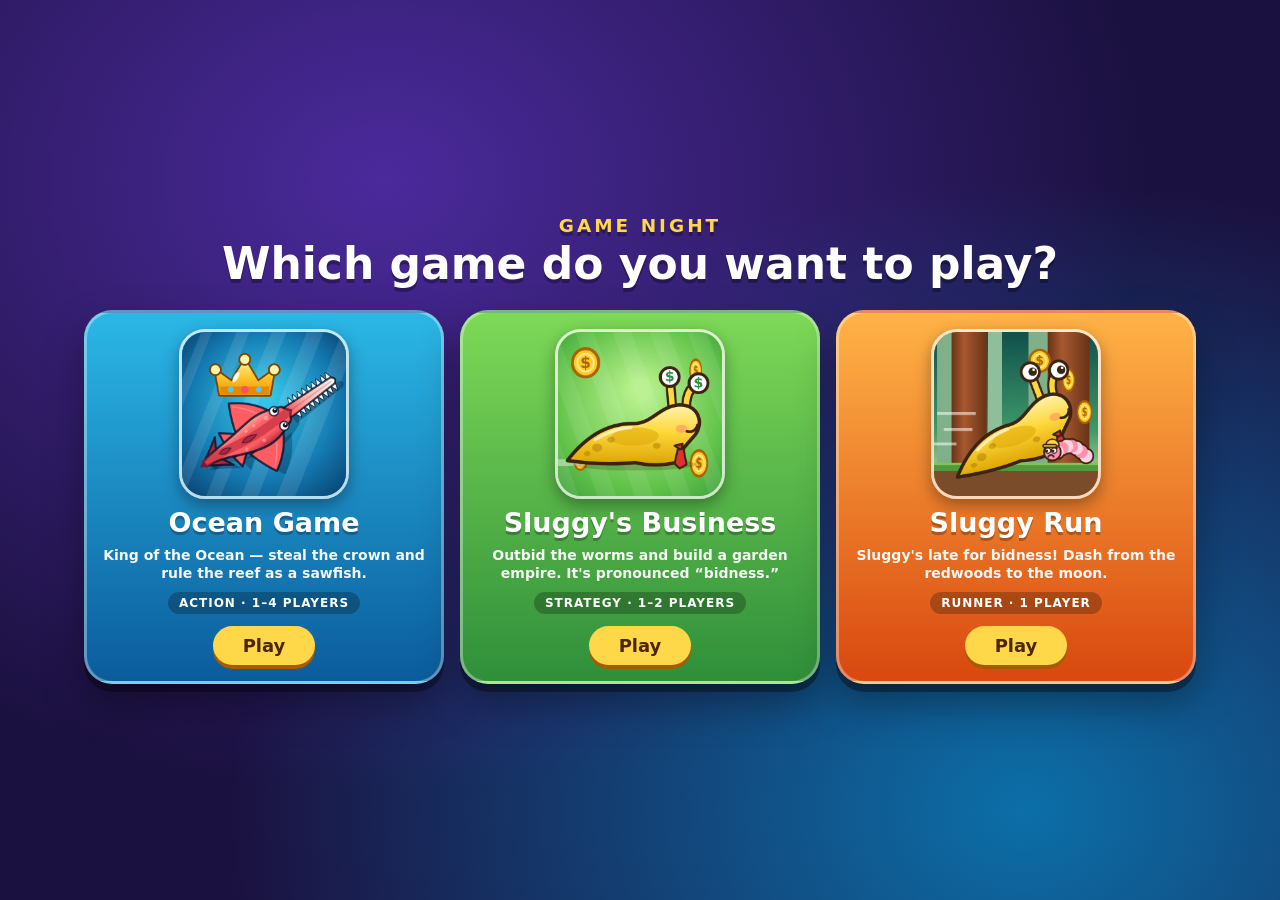
<file: index.html>
<!doctype html>
<html lang="en">
<head>
<meta charset="utf-8">
<title>Game Night</title>
<meta name="viewport" content="width=device-width, initial-scale=1, viewport-fit=cover">
<meta name="apple-mobile-web-app-capable" content="yes">
<meta name="mobile-web-app-capable" content="yes">
<meta name="apple-mobile-web-app-status-bar-style" content="black-translucent">
<meta name="theme-color" content="#1b1140">
<link rel="apple-touch-icon" href="ocean/icon-180.png">
<link rel="icon" type="image/png" href="ocean/icon-180.png">
<style>
  :root { --font: ui-rounded, "SF Pro Rounded", "Arial Rounded MT Bold", "Nunito", system-ui, -apple-system, sans-serif; }
  * { box-sizing: border-box; -webkit-tap-highlight-color: transparent; }
  html, body { margin: 0; min-height: 100%; font-family: var(--font); color: #fff; }
  body { min-height: 100dvh; display: flex; flex-direction: column; align-items: center; justify-content: center; gap: 22px;
    padding: calc(env(safe-area-inset-top, 0px) + 20px) calc(env(safe-area-inset-right, 0px) + 18px) calc(env(safe-area-inset-bottom, 0px) + 20px) calc(env(safe-area-inset-left, 0px) + 18px);
    background: radial-gradient(ellipse at 30% 20%, #4b2a9c, transparent 60%), radial-gradient(ellipse at 80% 90%, #0c6fa8, transparent 55%), #1b1140; overflow-x: hidden; }
  h1 { margin: 0; font-size: clamp(26px, 6.5vw, 44px); font-weight: 900; text-align: center; line-height: 1.05; text-shadow: 0 4px 0 rgba(0, 0, 0, 0.3); }
  h1 small { display: block; font-size: 0.42em; font-weight: 800; letter-spacing: 3px; text-transform: uppercase; color: #ffd84a; margin-bottom: 6px; }
  .games { display: flex; gap: 16px; flex-wrap: wrap; justify-content: center; width: 100%; max-width: 1120px; }
  a.game { flex: 1 1 260px; max-width: 360px; text-decoration: none; color: #fff; border-radius: 28px; padding: 16px; display: flex; flex-direction: column; align-items: center; gap: 10px; text-align: center;
    border: 3px solid rgba(255, 255, 255, 0.35); box-shadow: 0 8px 0 rgba(0, 0, 0, 0.35), 0 20px 40px rgba(0, 0, 0, 0.35); transition: transform 0.12s; animation: rise 0.5s cubic-bezier(0.2, 1.4, 0.4, 1) backwards; }
  a.game:nth-child(2) { animation-delay: 0.1s; }
  a.game:active { transform: translateY(5px) scale(0.98); }
  @keyframes rise { from { transform: translateY(40px) scale(0.9); opacity: 0; } }
  .ocean { background: linear-gradient(180deg, #2bb7e6, #0b5c9c); }
  .sluggy { background: linear-gradient(180deg, #7ed957, #2f8f3a); }
  .run { background: linear-gradient(180deg, #ffb347, #d9480f); }
  a.game:nth-child(3) { animation-delay: 0.2s; } .run img { animation-delay: -0.9s; }
  .game img { width: min(46vw, 170px); aspect-ratio: 1; border-radius: 26px; border: 3px solid rgba(255, 255, 255, 0.7); box-shadow: 0 6px 16px rgba(0, 0, 0, 0.35); animation: bob 3.5s ease-in-out infinite; }
  .sluggy img { animation-delay: -1.7s; }
  @keyframes bob { 50% { transform: translateY(-6px) rotate(1.5deg); } }
  .game b { font-size: 27px; font-weight: 900; line-height: 1; text-shadow: 0 3px 0 rgba(0, 0, 0, 0.25); }
  .game span { font-size: 14px; font-weight: 700; opacity: 0.95; line-height: 1.3; }
  .game i { font-style: normal; font-size: 12px; font-weight: 900; letter-spacing: 1px; text-transform: uppercase; background: rgba(0, 0, 0, 0.25); padding: 4px 11px; border-radius: 999px; }
  .play { margin-top: 2px; background: #ffd84a; color: #4d2500; font-weight: 900; font-size: 18px; padding: 9px 30px; border-radius: 999px; box-shadow: 0 4px 0 #a85a00; }
  .col { display: contents; }
  @media (max-width: 700px), (max-height: 520px) {
    body { gap: 16px; }
    a.game { flex: 1 1 100%; max-width: 520px; flex-direction: row; text-align: left; padding: 11px 13px; gap: 13px; }
    .game img { width: min(28vw, 108px); border-radius: 20px; flex: none; }
    .col { display: flex; flex-direction: column; gap: 6px; align-items: flex-start; min-width: 0; }
    .game b { font-size: 23px; } .game span { font-size: 13px; } .game i { font-size: 10.5px; } .play { font-size: 16px; padding: 7px 24px; }
  }
  @media (orientation: landscape) and (max-height: 520px) { .games { flex-wrap: nowrap; gap: 10px; } a.game { flex: 1 1 0; padding: 9px; gap: 9px; } .game img { width: 70px; } .game span, .game i { display: none; } .game b { font-size: 18px; } }
</style>
</head>
<body>
  <h1><small>Game Night</small>Which game do you want to play?</h1>
  <div class="games">
    <a class="game ocean" href="ocean/">
      <img src="ocean/icon-512.png" alt="">
      <div class="col"><b>Ocean Game</b><span>King of the Ocean — steal the crown and rule the reef as a sawfish.</span><i>Action · 1–4 players</i><div class="play">Play</div></div>
    </a>
    <a class="game sluggy" href="sluggy/">
      <img src="sluggy/icon-512.png" alt="">
      <div class="col"><b>Sluggy's Business</b><span>Outbid the worms and build a garden empire. It's pronounced “bidness.”</span><i>Strategy · 1–2 players</i><div class="play">Play</div></div>
    </a>
    <a class="game run" href="sluggy-run/">
      <img src="sluggy-run/icon-512.png" alt="">
      <div class="col"><b>Sluggy Run</b><span>Sluggy's late for bidness! Dash from the redwoods to the moon.</span><i>Runner · 1 player</i><div class="play">Play</div></div>
    </a>
  </div>
</body>
</html>
</file>
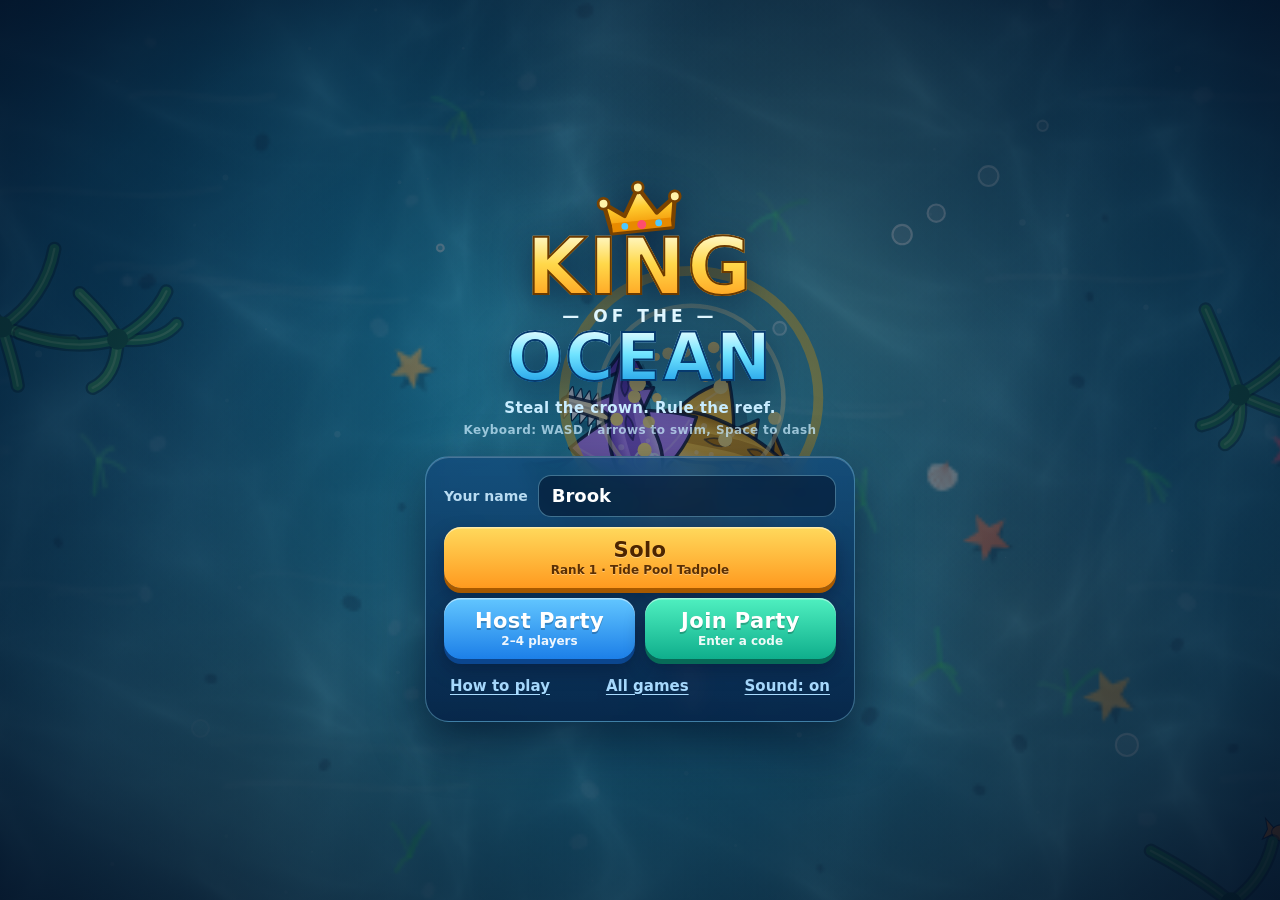
<file: ocean/index.html>
<!doctype html>
<html lang="en">
<head>
<meta charset="utf-8">
<title>King of the Ocean</title>
<meta name="viewport" content="width=device-width, initial-scale=1, maximum-scale=1, user-scalable=no, viewport-fit=cover">
<meta name="apple-mobile-web-app-capable" content="yes">
<meta name="mobile-web-app-capable" content="yes">
<meta name="apple-mobile-web-app-status-bar-style" content="black-translucent">
<meta name="apple-mobile-web-app-title" content="King of the Ocean">
<meta name="theme-color" content="#04233f">
<meta name="description" content="Steal the crown. Rule the reef. A sawfish party brawler for 1–4 players.">
<link rel="manifest" href="manifest.webmanifest">
<link rel="apple-touch-icon" href="icon-180.png">
<link rel="icon" type="image/png" href="icon-180.png">
<link rel="stylesheet" href="css/style.css">
</head>
<body>
<svg width="0" height="0" style="position:absolute">
  <defs>
    <linearGradient id="gold" x1="0" y1="0" x2="0" y2="1">
      <stop offset="0" stop-color="#fff6b0"/><stop offset=".45" stop-color="#ffcb2e"/><stop offset="1" stop-color="#f08c00"/>
    </linearGradient>
    <symbol id="crown" viewBox="-24 -19 48 33">
      <path d="M-17 10 L-20 -7 L-9 1 L0 -14 L9 1 L20 -7 L17 10 Z" fill="url(#gold)" stroke="#7a4300" stroke-width="2.4" stroke-linejoin="round"/>
      <rect x="-16.5" y="4.5" width="33" height="5" fill="#e88a00"/>
      <circle cx="-20" cy="-7" r="3" fill="#fff3a8" stroke="#7a4300" stroke-width="1.6"/>
      <circle cx="0" cy="-14" r="3" fill="#fff3a8" stroke="#7a4300" stroke-width="1.6"/>
      <circle cx="20" cy="-7" r="3" fill="#fff3a8" stroke="#7a4300" stroke-width="1.6"/>
      <circle cx="0" cy="6.8" r="2.5" fill="#ff4d6d"/><circle cx="-9.5" cy="6.8" r="1.9" fill="#4dc9ff"/><circle cx="9.5" cy="6.8" r="1.9" fill="#4dc9ff"/>
    </symbol>
  </defs>
</svg>

<canvas id="game"></canvas>

<div id="hud" class="hidden">
  <div id="chips"></div>
  <button id="btnQuit" aria-label="Leave game">✕</button>
</div>
<div id="banner"></div>
<div id="count"></div>

<!-- MENU -->
<section id="scr-menu" class="screen">
  <div class="menu-wrap">
    <div class="logo">
      <svg class="logo-crown"><use href="#crown"/></svg>
      <div class="logo-king">KING</div>
      <div class="logo-of">— of the —</div>
      <div class="logo-ocean">OCEAN</div>
      <div class="tagline">Steal the crown. Rule the reef.</div>
    </div>
    <div class="panel menu-panel">
      <label class="name-row"><span>Your name</span>
        <input id="inName" maxlength="12" autocomplete="off" autocorrect="off" spellcheck="false" enterkeyhint="done">
      </label>
      <button class="btn btn-gold" id="btnSolo"><b>Solo</b><small id="soloSub">Climb the ranks</small></button>
      <div class="btn-row">
        <button class="btn btn-blue" id="btnHost"><b>Host Party</b><small>2–4 players</small></button>
        <button class="btn btn-teal" id="btnJoin"><b>Join Party</b><small>Enter a code</small></button>
      </div>
      <div class="link-row">
        <button class="link" id="btnHow">How to play</button>
        <a class="link" href="../">All games</a>
        <button class="link" id="btnSound">Sound: on</button>
      </div>
    </div>
  </div>
</section>

<!-- SOLO -->
<section id="scr-solo" class="screen hidden">
  <div class="panel card">
    <h2>Solo Ladder</h2>
    <div class="rank-badge"><svg><use href="#crown"/></svg><div><div id="rankNum">Rank 1 of 10</div><div id="rankName">Tide Pool Tadpole</div></div></div>
    <div id="rankPips" class="pips"></div>
    <p id="rankDesc" class="muted">Beat three rival sawfish to climb the ladder.</p>
    <div id="soloStats" class="stats-line"></div>
    <button class="btn btn-gold" id="btnSoloGo"><b>Dive in!</b></button>
    <button class="link" data-back>Back</button>
  </div>
</section>

<!-- JOIN -->
<section id="scr-join" class="screen hidden">
  <div class="panel card">
    <h2>Join a Party</h2>
    <p class="muted">Enter the 4-letter code on the host's screen.</p>
    <input id="inCode" class="code-input" maxlength="4" autocomplete="off" autocorrect="off" autocapitalize="characters" spellcheck="false" placeholder="CODE" enterkeyhint="go">
    <button class="btn btn-teal" id="btnJoinGo"><b>Join</b></button>
    <button class="link" data-back>Back</button>
  </div>
</section>

<!-- LOBBY -->
<section id="scr-lobby" class="screen hidden">
  <div class="panel card lobby">
    <div class="lobby-left">
      <h2 id="lobbyTitle">Party Lobby</h2>
      <div class="code-box"><span>Party code</span><b id="lobbyCode">····</b></div>
      <div id="qr" class="qr"></div>
      <p class="muted small" id="lobbyHint">Friends: scan the code with your camera, or open this page and tap Join Party.</p>
    </div>
    <div class="lobby-right">
      <div id="slots" class="slots"></div>
      <label class="check" id="fillRow"><input type="checkbox" id="chkFill" checked><span>Fill empty spots with bots</span></label>
      <button class="btn btn-gold" id="btnStart"><b>Start Game</b></button>
      <p class="muted small hidden" id="lobbyWait">Waiting for the host to start…</p>
      <button class="link" id="btnLeaveLobby">Leave party</button>
    </div>
  </div>
</section>

<!-- HOW TO -->
<section id="scr-how" class="screen hidden">
  <div class="panel card how">
    <h2>How to Play</h2>
    <ul>
      <li><i class="ic ic-crown"><svg><use href="#crown"/></svg></i><span><b>Wear the crown.</b> Your reign bar fills while you hold it. First to <b>45 seconds</b> is King of the Ocean.</span></li>
      <li><i class="ic" style="--c:#7df2ff">⟫</i><span><b>Saw Dash.</b> Drag anywhere on the left to swim. Tap the right side to dash — hit a rival with your saw to stun them and knock the crown loose.</span></li>
      <li><i class="ic" style="--c:#ffc83a">◖</i><span><b>Feeding frenzy.</b> Slice through 6 fish for a burst of speed and rapid dashes. The golden fish fills it instantly.</span></li>
      <li><i class="ic" style="--c:#5dffb0">●</i><span><b>Bubbles.</b> Speed, Shield and Zap power-ups float around the reef.</span></li>
      <li><i class="ic" style="--c:#ff8ae0">✺</i><span><b>Jellyfish sting!</b> Avoid them — or dash through to pop them.</span></li>
    </ul>
    <p class="muted small">Tip: on iPhone, tap Share → “Add to Home Screen” to play full-screen. Landscape feels best.</p>
    <button class="btn btn-blue" data-back><b>Got it</b></button>
  </div>
</section>

<!-- RESULTS -->
<section id="scr-over" class="screen hidden">
  <div class="panel card over">
    <svg class="over-crown"><use href="#crown"/></svg>
    <h2 id="overTitle">King of the Ocean</h2>
    <p id="overSub" class="muted"></p>
    <div id="overTable" class="table"></div>
    <div class="btn-row">
      <button class="btn btn-gold" id="btnAgain"><b>Play again</b></button>
      <button class="btn btn-blue" id="btnOverMenu"><b>Menu</b></button>
    </div>
    <p class="muted small hidden" id="overWait">Waiting for the host…</p>
  </div>
</section>

<div id="toast"></div>
<div id="safe"></div>

<script src="../vendor/peerjs.min.js" defer></script>
<script src="../vendor/qrcode.js" defer></script>
<script type="module" src="js/main.js"></script>
</body>
</html>
</file>
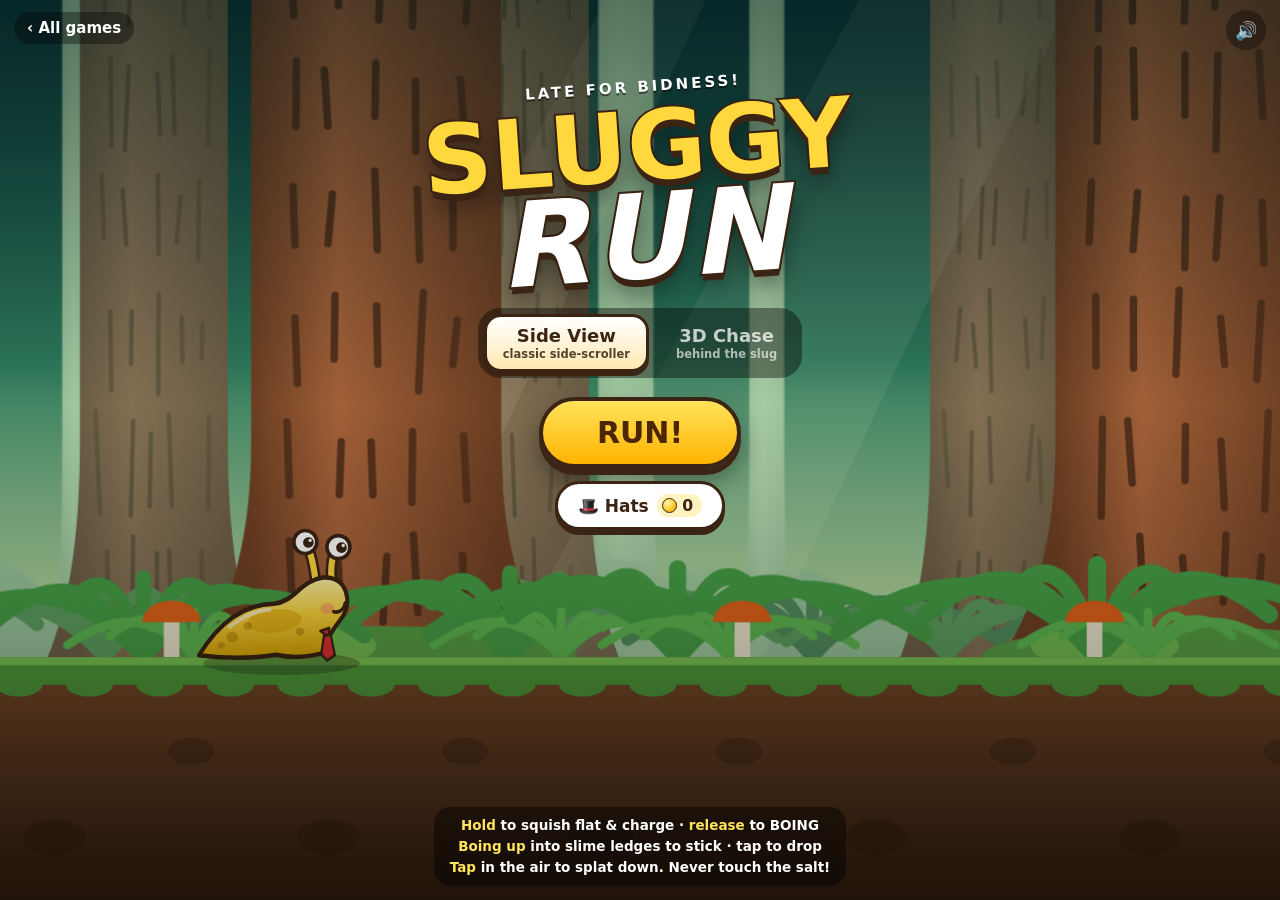
<file: sluggy-run/index.html>
<!doctype html>
<html lang="en">
<head>
<meta charset="utf-8">
<title>Sluggy Run</title>
<meta name="viewport" content="width=device-width, initial-scale=1, maximum-scale=1, user-scalable=no, viewport-fit=cover">
<meta name="apple-mobile-web-app-capable" content="yes">
<meta name="mobile-web-app-capable" content="yes">
<meta name="apple-mobile-web-app-status-bar-style" content="black-translucent">
<meta name="apple-mobile-web-app-title" content="Sluggy Run">
<meta name="theme-color" content="#0d3a3c">
<link rel="manifest" href="manifest.webmanifest">
<link rel="apple-touch-icon" href="icon-180.png">
<link rel="icon" type="image/png" href="icon-180.png">
<link rel="stylesheet" href="css/style.css">
</head>
<body>
<canvas id="gl"></canvas>
<canvas id="cv"></canvas>

<div id="hud" class="hidden">
  <div class="left"><div id="score">0</div><div id="dist">0 m</div></div>
  <div class="right"><div id="coinBox"><i class="coin"></i><span id="coins">0</span></div><button id="btnPause" aria-label="Pause">II</button></div>
</div>
<div id="banner"><b></b><span></span></div>
<div id="hint" class="hidden"><div class="one"><b>HOLD</b>to squish flat &amp; charge<b>RELEASE</b>to BOING!<small>tap in mid-air to splat down</small></div></div>

<div id="hint3" class="hidden"><div><b>SWIPE</b><span>← → change lanes</span><span>↑ jump &nbsp;·&nbsp; ↓ slide</span></div></div>

<div id="scr-title" class="screen">
  <a class="back" href="../">‹ All games</a>
  <button class="mute" id="btnMute" aria-label="Sound">🔊</button>
  <div class="logo"><small>Late for bidness!</small>SLUGGY<br><em>RUN</em></div>
  <div class="best" id="titleBest"></div>
  <div class="modes"><button id="mode2d"><b>Side View</b><small>classic side-scroller</small></button><button id="mode3d"><b>3D Chase</b><small>behind the slug</small></button></div>
  <button class="big" id="btnPlay">RUN!</button>
  <button class="mid" id="btnShop">🎩 Hats <span class="bank"><i class="coin"></i><b id="titleBank">0</b></span></button>
  <div class="tips hidden" id="tips3d"><span><b>Swipe left / right</b> to change lanes</span><span><b>Swipe up</b> to jump · <b>swipe down</b> to slide</span><span><b>Land on</b> worms to stomp them. Never touch the salt!</span></div>
  <div class="tips" id="tips2d"><span><b>Hold</b> to squish flat &amp; charge · <b>release</b> to BOING</span><span><b>Boing up</b> into slime ledges to stick · tap to drop</span><span><b>Tap</b> in the air to splat down. Never touch the salt!</span></div>
</div>

<div id="scr-over" class="screen hidden">
  <div class="card">
    <div class="quip" id="overQuip">That's bad bidness.</div>
    <div class="newbest hidden" id="overBest">NEW BEST!</div>
    <div class="final" id="overScore">0</div>
    <div class="stats">
      <div><b id="stDist">0 m</b><span>distance</span></div>
      <div><b id="stCoins">0</b><span>coins</span></div>
      <div><b id="stStomps">0</b><span>worms stomped</span></div>
    </div>
    <div class="zone" id="stZone"></div>
    <button class="big" id="btnAgain">RUN AGAIN</button>
    <div class="row"><button class="mid" id="btnShop2">🎩 Hats <span class="bank"><i class="coin"></i><b id="overBank">0</b></span></button><button class="mid" id="btnHome">Menu</button></div>
  </div>
</div>

<div id="scr-shop" class="screen hidden">
  <div class="card wide">
    <div class="shophead"><b>Sluggy's Hat Shop</b><span class="bank"><i class="coin"></i><b id="shopBank">0</b></span></div>
    <div id="hats"></div>
    <button class="mid" id="btnShopBack">Done</button>
  </div>
</div>

<div id="scr-pause" class="screen hidden">
  <div class="card"><div class="quip">Coffee break</div>
    <button class="big" id="btnResume">RESUME</button>
    <div class="row"><button class="mid" id="btnMute2">🔊 Sound</button><button class="mid" id="btnQuit">Quit</button></div>
  </div>
</div>
<script type="module" src="js/main.js"></script>
</body>
</html>
</file>
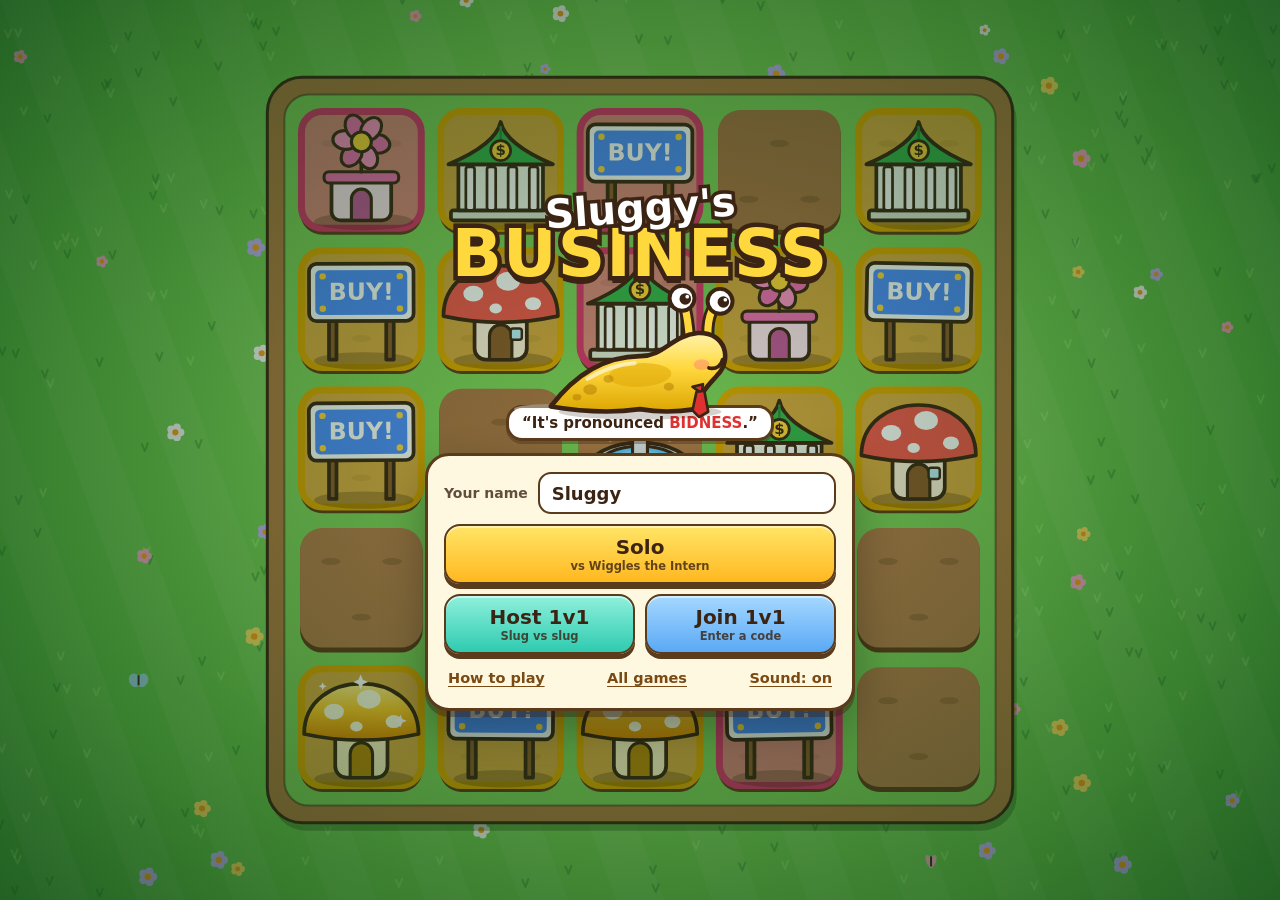
<file: sluggy/index.html>
<!doctype html>
<html lang="en">
<head>
<meta charset="utf-8">
<title>Sluggy's Business</title>
<meta name="viewport" content="width=device-width, initial-scale=1, maximum-scale=1, user-scalable=no, viewport-fit=cover">
<meta name="apple-mobile-web-app-capable" content="yes">
<meta name="mobile-web-app-capable" content="yes">
<meta name="apple-mobile-web-app-status-bar-style" content="black-translucent">
<meta name="apple-mobile-web-app-title" content="Sluggy's Business">
<meta name="theme-color" content="#2f8f3a">
<link rel="manifest" href="manifest.webmanifest">
<link rel="apple-touch-icon" href="icon-180.png">
<link rel="icon" type="image/png" href="icon-180.png">
<link rel="stylesheet" href="css/style.css">
</head>
<body>
<canvas id="scene"></canvas>

<div id="app" class="hidden">
  <div id="hud">
    <div class="pl" id="pl0"><div class="av" id="av0"></div><div class="info"><div class="nm" id="nm0">You</div><div class="cash">$<span id="cash0">10</span></div><div class="inc" id="inc0"></div></div></div>
    <div class="mid"><div id="dayLbl">Day 1</div><div id="dayDots"></div><div id="trend"></div></div>
    <div class="pl right" id="pl1"><div class="info"><div class="nm" id="nm1">Rival</div><div class="cash">$<span id="cash1">10</span></div><div class="inc" id="inc1"></div></div><div class="av" id="av1"></div></div>
  </div>
  <div id="boardSlot"></div>
  <div id="panel">
    <div id="cards"></div>
    <div id="actions">
      <div id="leftBox">Cash left<b id="cashLeft">$10</b></div>
      <button id="btnLock" class="btn btn-go"><b id="lockLbl">Lock in bids</b><i id="timerBar"></i></button>
    </div>
  </div>
  <button id="btnQuit" aria-label="Leave game">✕</button>
</div>
<div id="banner"></div>
<div id="quip"></div>

<section id="scr-menu" class="screen">
  <div class="menu-wrap">
    <div class="logo">
      <div class="logo-top">Sluggy's</div>
      <div class="logo-main">BUSINESS</div>
      <div id="menuSlug" class="slot"></div>
      <div class="bubble">“It's pronounced <b>BIDNESS</b>.”</div>
    </div>
    <div class="panel menu-panel">
      <label class="name-row"><span>Your name</span><input id="inName" maxlength="12" autocomplete="off" autocorrect="off" spellcheck="false" enterkeyhint="done"></label>
      <button class="btn btn-gold" id="btnSolo"><b>Solo</b><small id="soloSub">Take on WormCo</small></button>
      <div class="btn-row">
        <button class="btn btn-teal" id="btnHost"><b>Host 1v1</b><small>Slug vs slug</small></button>
        <button class="btn btn-blue" id="btnJoin"><b>Join 1v1</b><small>Enter a code</small></button>
      </div>
      <div class="link-row">
        <button class="link" id="btnHow">How to play</button>
        <a class="link" href="../">All games</a>
        <button class="link" id="btnSound">Sound: on</button>
      </div>
    </div>
  </div>
</section>

<section id="scr-solo" class="screen hidden">
  <div class="panel card">
    <h2>Hostile Takeover</h2>
    <div class="boss-row"><div id="bossSlot" class="slot"></div><div><div id="lvlNum" class="tiny">WORMCO · LEVEL 1 OF 5</div><div id="lvlName" class="big">Wiggles the Intern</div></div></div>
    <div id="lvlPips" class="pips"></div>
    <p id="lvlDesc" class="muted"></p>
    <div id="soloStats" class="tiny"></div>
    <button class="btn btn-gold" id="btnSoloGo"><b>Open for bidness!</b></button>
    <button class="link" data-back>Back</button>
  </div>
</section>

<section id="scr-join" class="screen hidden">
  <div class="panel card">
    <h2>Join a 1v1</h2>
    <p class="muted">Enter the 4-letter code on the host's screen.</p>
    <input id="inCode" class="code-input" maxlength="4" autocomplete="off" autocorrect="off" autocapitalize="characters" spellcheck="false" placeholder="CODE" enterkeyhint="go">
    <button class="btn btn-blue" id="btnJoinGo"><b>Join</b></button>
    <button class="link" data-back>Back</button>
  </div>
</section>

<section id="scr-lobby" class="screen hidden">
  <div class="panel card">
    <h2>1v1 Lobby</h2>
    <div class="code-box"><span>Code</span><b id="lobbyCode">····</b></div>
    <div id="qr" class="qr"></div>
    <div class="slots"><div class="pslot" id="ls0"></div><div class="vs">VS</div><div class="pslot" id="ls1"></div></div>
    <p class="muted small" id="lobbyHint">Your rival scans the code with their camera, or opens this page and taps Join 1v1.</p>
    <button class="btn btn-gold" id="btnStart" disabled><b>Start</b></button>
    <button class="link" id="btnLeaveLobby">Leave</button>
  </div>
</section>

<section id="scr-how" class="screen hidden">
  <div class="panel card how">
    <h2>How to do Bidness</h2>
    <ul>
      <li><b>1 · Bid.</b> Every day 3 shops go up for auction. Secretly split your cash between them. Highest bid wins the shop and pays; the loser keeps their money.</li>
      <li><b>2 · Get paid.</b> Each shop pays you every day. Shops earn <b>+$1 for every neighbor you own</b> (the fountain counts), so build next to yourself.</li>
      <li><b>3 · Lead the market.</b> Own more of a shop type than your rival for a <b>+$2 crown bonus</b>. The day's <b>hot trend</b> pays +$2 per shop.</li>
      <li><b>4 · Beware worms!</b> A lot nobody bids on becomes a worm hole (−$1 to its neighbors). On raid days, outbid your rival for the <b>Early Bird</b> or worms shut down your best shop.</li>
      <li><b>5 · Win.</b> Richest slug after 8 days wins. The last payday counts double!</li>
    </ul>
    <button class="btn btn-teal" data-back><b>Got it</b></button>
  </div>
</section>

<section id="scr-over" class="screen hidden">
  <div class="panel card over">
    <div id="overSlot" class="slot"></div>
    <h2 id="overTitle"></h2>
    <p id="overSub" class="muted"></p>
    <div class="final"><div class="fin" id="fin0"><span></span><b>$0</b></div><div class="fin" id="fin1"><span></span><b>$0</b></div></div>
    <div id="overRank" class="rank"></div>
    <div class="btn-row">
      <button class="btn btn-gold" id="btnAgain"><b>Play again</b></button>
      <button class="btn btn-teal" id="btnOverMenu"><b>Menu</b></button>
    </div>
    <p class="muted small hidden" id="overWait">Waiting for the host…</p>
  </div>
</section>

<canvas id="fx"></canvas>
<div id="toast"></div>
<div id="safe"></div>

<script src="../vendor/peerjs.min.js" defer></script>
<script src="../vendor/qrcode.js" defer></script>
<script type="module" src="js/main.js"></script>
</body>
</html>
</file>
<file: ocean/css/style.css>
:root {
  --font: ui-rounded, "SF Pro Rounded", "Arial Rounded MT Bold", "Nunito", system-ui, -apple-system, sans-serif;
  --navy: #04233f;
  --sat: env(safe-area-inset-top, 0px);
  --sab: env(safe-area-inset-bottom, 0px);
  --sal: env(safe-area-inset-left, 0px);
  --sar: env(safe-area-inset-right, 0px);
}
* { box-sizing: border-box; -webkit-tap-highlight-color: transparent; }
html, body {
  margin: 0; height: 100%; overflow: hidden; background: var(--navy); color: #fff;
  font-family: var(--font); font-weight: 700;
  -webkit-user-select: none; user-select: none; -webkit-touch-callout: none;
  touch-action: none; overscroll-behavior: none;
}
body { position: fixed; inset: 0; }
#game { position: fixed; inset: 0; width: 100%; height: 100%; display: block; touch-action: none; }
#safe { position: fixed; left: 0; top: 0; width: 0; height: 0; visibility: hidden; padding: var(--sat) var(--sar) var(--sab) var(--sal); }
.hidden { display: none !important; }
button, input { font-family: inherit; }

/* ---------- screens */
.screen {
  position: fixed; inset: 0; z-index: 20; display: flex; align-items: center; justify-content: center;
  padding: calc(var(--sat) + 12px) calc(var(--sar) + 14px) calc(var(--sab) + 12px) calc(var(--sal) + 14px);
  background: radial-gradient(ellipse at center, rgba(3, 24, 52, 0.42), rgba(2, 14, 34, 0.8));
  animation: fade 0.25s ease;
  overflow-y: auto; -webkit-overflow-scrolling: touch; touch-action: pan-y;
}
@keyframes fade { from { opacity: 0; } to { opacity: 1; } }
.panel {
  background: linear-gradient(180deg, rgba(18, 74, 122, 0.82), rgba(6, 36, 72, 0.9));
  border: 1.5px solid rgba(150, 225, 255, 0.35);
  border-radius: 24px; padding: 18px;
  box-shadow: 0 18px 50px rgba(0, 8, 30, 0.55), inset 0 1px 0 rgba(255, 255, 255, 0.22);
  -webkit-backdrop-filter: blur(10px); backdrop-filter: blur(10px);
}
.card { width: min(420px, 100%); display: flex; flex-direction: column; gap: 12px; align-items: stretch; text-align: center; margin: auto; animation: pop 0.3s cubic-bezier(0.2, 1.4, 0.4, 1); }
@keyframes pop { from { transform: scale(0.92); opacity: 0; } to { transform: none; opacity: 1; } }
h2 { margin: 0; font-size: 26px; font-weight: 900; letter-spacing: 0.3px; text-shadow: 0 2px 0 rgba(0, 20, 50, 0.5); }
.muted { color: #b9dcf2; font-weight: 600; margin: 0; line-height: 1.35; }
.small { font-size: 13px; }

/* ---------- logo */
.menu-wrap { display: flex; flex-direction: column; align-items: center; gap: 18px; width: min(430px, 100%); margin: auto; }
.logo { text-align: center; line-height: 0.9; filter: drop-shadow(0 8px 18px rgba(0, 10, 40, 0.55)); animation: bob 4s ease-in-out infinite; }
@keyframes bob { 50% { transform: translateY(-6px); } }
.logo-crown { width: 86px; height: 60px; display: block; margin: 0 auto -6px; transform: rotate(-6deg); }
.logo-king, .logo-ocean {
  font-weight: 900; letter-spacing: 2px;
  background: linear-gradient(180deg, #fffbd1 0%, #ffd84a 45%, #ff9d1c 100%);
  -webkit-background-clip: text; background-clip: text; color: transparent;
  -webkit-text-stroke: 2px #6b3a00; paint-order: stroke fill;
  text-shadow: none;
}
.logo-king { font-size: 78px; }
.logo-ocean {
  font-size: 66px;
  background: linear-gradient(180deg, #e9fdff 0%, #6fe3ff 45%, #1b9be6 100%);
  -webkit-background-clip: text; background-clip: text; -webkit-text-stroke: 2px #063a6e;
}
.logo-of { font-size: 17px; letter-spacing: 4px; text-transform: uppercase; color: #dff6ff; margin: 6px 0 4px; font-weight: 800; }
.tagline { margin-top: 12px; font-size: 15px; color: #c8ecff; font-weight: 700; letter-spacing: 0.4px; line-height: 1.2; }
.menu-panel { width: 100%; display: flex; flex-direction: column; gap: 10px; }

/* ---------- controls */
.name-row { display: flex; align-items: center; gap: 10px; font-size: 14px; color: #b9dcf2; }
.name-row span { white-space: nowrap; }
input {
  -webkit-user-select: text; user-select: text;
  flex: 1; min-width: 0; height: 42px; border-radius: 13px; border: 1.5px solid rgba(150, 225, 255, 0.4);
  background: rgba(2, 20, 46, 0.6); color: #fff; font-size: 18px; font-weight: 800; padding: 0 13px; outline: none;
}
input:focus { border-color: #7df2ff; box-shadow: 0 0 0 3px rgba(125, 242, 255, 0.22); }
.btn {
  --a: #49b8ff; --b: #1574e0; --s: #0a3f8a;
  position: relative; border: 0; border-radius: 17px; padding: 11px 14px; min-height: 56px; cursor: pointer;
  color: #fff; display: flex; flex-direction: column; align-items: center; justify-content: center; gap: 1px;
  background: linear-gradient(180deg, var(--a), var(--b));
  box-shadow: 0 5px 0 var(--s), 0 10px 20px rgba(0, 10, 40, 0.4), inset 0 1.5px 0 rgba(255, 255, 255, 0.45);
  transition: transform 0.08s, box-shadow 0.08s; width: 100%; touch-action: manipulation;
}
.btn:active { transform: translateY(4px); box-shadow: 0 1px 0 var(--s), 0 3px 8px rgba(0, 10, 40, 0.4), inset 0 1.5px 0 rgba(255, 255, 255, 0.45); }
.btn b { font-size: 21px; font-weight: 900; letter-spacing: 0.4px; text-shadow: 0 2px 0 rgba(0, 0, 0, 0.22); }
.btn small { font-size: 12px; font-weight: 700; opacity: 0.92; }
.btn-gold { --a: #ffd95c; --b: #ff9a1f; --s: #a85a00; }
.btn-gold b, .btn-gold small { color: #4d2500; text-shadow: 0 1px 0 rgba(255, 255, 255, 0.4); }
.btn-teal { --a: #4ff0c0; --b: #0fae8c; --s: #076b58; }
.btn-blue { --a: #62c6ff; --b: #1c7fe8; --s: #0b468f; }
.btn[disabled] { filter: grayscale(0.7) brightness(0.8); pointer-events: none; }
.btn-row { display: flex; gap: 10px; }
.link-row { display: flex; justify-content: space-between; }
.link { background: none; border: 0; color: #a9dcff; font-weight: 800; font-size: 15px; padding: 8px 6px; cursor: pointer; text-decoration: underline; text-underline-offset: 3px; touch-action: manipulation; }

/* ---------- solo */
.rank-badge { display: flex; align-items: center; gap: 12px; justify-content: center; text-align: left; }
.rank-badge svg { width: 62px; height: 44px; filter: drop-shadow(0 4px 8px rgba(0, 0, 0, 0.4)); }
#rankNum { font-size: 13px; color: #b9dcf2; text-transform: uppercase; letter-spacing: 1.5px; }
#rankName { font-size: 25px; font-weight: 900; color: #ffe27a; text-shadow: 0 2px 0 rgba(80, 40, 0, 0.6); }
.pips { display: flex; gap: 5px; justify-content: center; }
.pips i { width: 22px; height: 9px; border-radius: 5px; background: rgba(2, 20, 46, 0.7); border: 1px solid rgba(150, 225, 255, 0.25); }
.pips i.on { background: linear-gradient(180deg, #ffe27a, #ff9d1c); border-color: #ffe9a0; }
.pips i.cur { box-shadow: 0 0 10px #ffd84a; animation: pulse 1s infinite alternate; }
@keyframes pulse { to { transform: scale(1.18); } }
.stats-line { font-size: 13px; color: #9fd0ee; font-weight: 700; }

/* ---------- join */
.code-input { text-align: center; font-size: 40px; letter-spacing: 12px; height: 70px; text-transform: uppercase; flex: none; padding-left: 24px; }

/* ---------- lobby */
.lobby { width: min(460px, 100%); }
.lobby-left, .lobby-right { display: flex; flex-direction: column; gap: 10px; align-items: stretch; }
.code-box { display: flex; align-items: center; justify-content: center; gap: 12px; }
.code-box span { font-size: 13px; color: #b9dcf2; text-transform: uppercase; letter-spacing: 1.5px; }
.code-box b { font-size: 42px; font-weight: 900; letter-spacing: 7px; color: #ffe27a; text-shadow: 0 3px 0 rgba(80, 40, 0, 0.6); }
.qr { align-self: center; background: #fff; border-radius: 14px; padding: 8px; line-height: 0; }
.qr img, .qr svg { width: 124px; height: 124px; display: block; image-rendering: pixelated; }
.slots { display: grid; grid-template-columns: 1fr 1fr; gap: 8px; }
.slot { display: flex; align-items: center; gap: 8px; padding: 9px 10px; border-radius: 13px; background: rgba(2, 20, 46, 0.55); border: 1.5px solid rgba(150, 225, 255, 0.2); font-size: 15px; text-align: left; min-width: 0; }
.slot i { width: 16px; height: 16px; border-radius: 50%; background: var(--c); flex: none; box-shadow: 0 0 0 2px rgba(255, 255, 255, 0.5); }
.slot span { overflow: hidden; text-overflow: ellipsis; white-space: nowrap; }
.slot.empty { opacity: 0.55; font-weight: 600; }
.slot.empty i { background: none; box-shadow: 0 0 0 2px rgba(255, 255, 255, 0.25) inset; }
.check { display: flex; align-items: center; gap: 9px; font-size: 14px; color: #cfeaff; justify-content: center; }
.check input { flex: none; width: 22px; height: 22px; accent-color: #ffb92e; padding: 0; }

/* ---------- how */
.how ul { list-style: none; margin: 0; padding: 0; display: flex; flex-direction: column; gap: 9px; text-align: left; }
.how li { display: flex; gap: 11px; align-items: center; font-size: 14px; font-weight: 600; color: #d6efff; line-height: 1.3; }
.how li b { color: #fff; font-weight: 900; }
.ic { flex: none; width: 38px; height: 38px; border-radius: 12px; display: grid; place-items: center; background: rgba(2, 20, 46, 0.65); border: 1.5px solid var(--c, #ffd84a); color: var(--c, #ffd84a); font-style: normal; font-size: 20px; font-weight: 900; }
.ic svg { width: 28px; height: 20px; }

/* ---------- results */
.over-crown { width: 84px; height: 58px; align-self: center; margin: -52px 0 -6px; filter: drop-shadow(0 6px 10px rgba(0, 0, 0, 0.45)); animation: crownIn 0.7s cubic-bezier(0.2, 1.6, 0.4, 1); }
@keyframes crownIn { from { transform: translateY(-60px) rotate(-30deg) scale(0.3); opacity: 0; } }
.over { overflow: visible; margin-top: auto; margin-bottom: auto; }
#overTitle { color: #ffe27a; font-size: 27px; }
.table { display: flex; flex-direction: column; gap: 6px; }
.row { display: grid; grid-template-columns: 22px 1fr auto auto; gap: 9px; align-items: center; padding: 8px 11px; border-radius: 12px; background: rgba(2, 20, 46, 0.55); font-size: 15px; text-align: left; border: 1.5px solid transparent; }
.row.win { border-color: #ffd84a; background: rgba(90, 60, 0, 0.45); }
.row i { width: 16px; height: 16px; border-radius: 50%; background: var(--c); box-shadow: 0 0 0 2px rgba(255, 255, 255, 0.5); }
.row .nm { overflow: hidden; text-overflow: ellipsis; white-space: nowrap; }
.row .st { color: #9fd0ee; font-size: 12px; font-weight: 700; white-space: nowrap; }
.row .sc { font-weight: 900; color: #ffe27a; min-width: 38px; text-align: right; }

/* ---------- HUD */
#hud { position: fixed; inset: 0; z-index: 10; pointer-events: none; }
#chips { position: absolute; top: calc(var(--sat) + 8px); left: 50%; transform: translateX(-50%); display: flex; gap: 6px; }
.chip { position: relative; width: 86px; padding: 5px 8px 6px; border-radius: 13px; background: rgba(3, 22, 50, 0.66); border: 1.5px solid rgba(255, 255, 255, 0.14); transition: transform 0.2s, border-color 0.2s, box-shadow 0.2s; }
.chip.me { border-color: rgba(255, 255, 255, 0.55); }
.chip.king { transform: scale(1.08); border-color: #ffd84a; box-shadow: 0 0 16px rgba(255, 210, 60, 0.55); z-index: 2; }
.chip.danger { animation: danger 0.5s infinite alternate; }
@keyframes danger { to { box-shadow: 0 0 22px rgba(255, 80, 80, 0.9); border-color: #ff6b6b; } }
.chip .top { display: flex; align-items: center; gap: 4px; font-size: 11.5px; line-height: 1.15; }
.chip .nm { flex: 1; overflow: hidden; text-overflow: ellipsis; white-space: nowrap; color: var(--l); font-weight: 800; }
.chip .sec { font-weight: 900; font-variant-numeric: tabular-nums; }
.chip svg { width: 15px; height: 11px; display: none; flex: none; }
.chip.king svg { display: block; }
.chip .bar { height: 7px; border-radius: 4px; background: rgba(255, 255, 255, 0.14); margin-top: 4px; overflow: hidden; }
.chip .bar i { display: block; height: 100%; width: 0; border-radius: 4px; background: linear-gradient(90deg, var(--c), var(--l)); }
#btnQuit { pointer-events: auto; position: absolute; top: calc(var(--sat) + 8px); right: calc(var(--sar) + 10px); width: 38px; height: 38px; border-radius: 50%; border: 1.5px solid rgba(255, 255, 255, 0.3); background: rgba(3, 22, 50, 0.6); color: #fff; font-size: 16px; font-weight: 900; touch-action: manipulation; }
#btnQuit.arm { background: #e5484d; border-color: #fff; }

#banner {
  position: fixed; z-index: 12; left: 50%; top: calc(var(--sat) + 62px); transform: translate(-50%, -14px) scale(0.9); opacity: 0; pointer-events: none;
  padding: 8px 18px; border-radius: 999px; font-size: 17px; font-weight: 900; white-space: nowrap; max-width: 94vw; overflow: hidden; text-overflow: ellipsis;
  background: rgba(3, 22, 50, 0.78); border: 2px solid var(--c, #ffd84a); color: var(--c, #ffd84a);
  box-shadow: 0 6px 20px rgba(0, 8, 30, 0.5); transition: opacity 0.25s, transform 0.25s cubic-bezier(0.2, 1.5, 0.4, 1);
}
#banner.show { opacity: 1; transform: translate(-50%, 0) scale(1); }
#count {
  position: fixed; z-index: 12; inset: 0; display: grid; place-items: center; pointer-events: none;
  font-size: 150px; font-weight: 900; color: #fff; -webkit-text-stroke: 5px #063a6e; paint-order: stroke fill; opacity: 0;
  text-shadow: 0 10px 30px rgba(0, 10, 40, 0.6);
}
#count.go { animation: count 0.85s ease-out; }
@keyframes count { 0% { opacity: 0; transform: scale(2.2); } 18% { opacity: 1; transform: scale(1); } 70% { opacity: 1; } 100% { opacity: 0; transform: scale(0.8); } }
#toast {
  position: fixed; z-index: 40; left: 50%; bottom: calc(var(--sab) + 22px); transform: translate(-50%, 30px); opacity: 0; pointer-events: none;
  background: rgba(2, 16, 40, 0.92); border: 1.5px solid rgba(150, 225, 255, 0.45); padding: 10px 16px; border-radius: 14px; font-size: 15px; max-width: 90vw; text-align: center;
  transition: opacity 0.25s, transform 0.25s;
}
#toast.show { opacity: 1; transform: translate(-50%, 0); }

/* ---------- short landscape (phones on their side) */
@media (orientation: landscape) and (max-height: 520px) {
  .menu-wrap { flex-direction: row; width: min(760px, 100%); gap: 26px; align-items: center; }
  .logo { flex: 1; }
  .logo-crown { width: 62px; height: 44px; }
  .logo-king { font-size: 58px; } .logo-ocean { font-size: 50px; }
  .logo-of { font-size: 13px; margin: 3px 0 2px; } .tagline { font-size: 13px; margin-top: 8px; }
  .menu-panel { flex: 1.1; gap: 8px; padding: 14px; }
  .btn { min-height: 48px; padding: 7px 12px; } .btn b { font-size: 19px; }
  .card { gap: 8px; padding: 14px; }
  h2 { font-size: 22px; }
  .lobby { flex-direction: row; width: min(720px, 100%); gap: 18px; align-items: center; }
  .lobby-left, .lobby-right { flex: 1; min-width: 0; gap: 8px; }
  .qr img, .qr svg { width: 96px; height: 96px; }
  .code-box b { font-size: 34px; }
  .how { width: min(700px, 100%); }
  .how ul { display: grid; grid-template-columns: 1fr 1fr; gap: 7px 14px; }
  .how li { font-size: 12.5px; } .ic { width: 32px; height: 32px; font-size: 17px; }
  .over { width: min(520px, 100%); }
  .over-crown { width: 60px; height: 42px; margin: -40px 0 -8px; }
  .row { padding: 5px 10px; font-size: 14px; }
  #count { font-size: 110px; }
  #banner { top: calc(var(--sat) + 56px); font-size: 15px; padding: 6px 15px; }
}
@media (max-width: 380px) {
  .chip { width: 78px; padding: 5px 6px 6px; }
  .logo-king { font-size: 68px; } .logo-ocean { font-size: 58px; }
}

@media (max-width: 560px) {
  #chips { left: calc(var(--sal) + 8px); right: calc(var(--sar) + 56px); transform: none; gap: 4px; }
  .chip { flex: 1; width: auto; min-width: 0; padding: 5px 6px 6px; }
}
@media (hover: hover) and (pointer: fine) {
  .tagline::after { content: "Keyboard: WASD / arrows to swim, Space to dash"; display: block; margin-top: 6px; font-size: 12px; opacity: 0.75; }
}
</file>
<file: sluggy-run/css/style.css>
:root { --font: ui-rounded, "SF Pro Rounded", "Arial Rounded MT Bold", "Nunito", system-ui, -apple-system, sans-serif;
  --sat: env(safe-area-inset-top, 0px); --sab: env(safe-area-inset-bottom, 0px); --sal: env(safe-area-inset-left, 0px); --sar: env(safe-area-inset-right, 0px); --out: #3b2414; }
* { box-sizing: border-box; -webkit-tap-highlight-color: transparent; -webkit-user-select: none; user-select: none; -webkit-touch-callout: none; }
html, body { margin: 0; height: 100%; overflow: hidden; background: #0d3a3c; font-family: var(--font); color: #fff; overscroll-behavior: none; touch-action: none; }
#gl { position: fixed; inset: 0; width: 100%; height: 100%; display: none; }
#cv { position: fixed; inset: 0; width: 100%; height: 100%; display: block; touch-action: none; }
.hidden { display: none !important; }
button { font-family: inherit; border: 0; cursor: pointer; color: inherit; }
i.coin { display: inline-block; width: 1em; height: 1em; border-radius: 50%; background: radial-gradient(circle at 35% 30%, #fff6b8, #ffd43b 45%, #e8a100); border: 0.12em solid var(--out); vertical-align: -0.14em; }

#hud { position: fixed; top: 0; left: 0; right: 0; display: flex; justify-content: space-between; align-items: flex-start; pointer-events: none;
  padding: calc(var(--sat) + 10px) calc(var(--sar) + 12px) 0 calc(var(--sal) + 14px); text-shadow: 0 3px 0 rgba(0, 0, 0, 0.35); }
#score { font-size: 42px; font-weight: 900; line-height: 1; -webkit-text-stroke: 2px var(--out); paint-order: stroke fill; transform-origin: left center; }
#score.bump { animation: bump 0.25s; }
#dist { font-size: 15px; font-weight: 800; opacity: 0.9; margin-top: 2px; }
#hud .right { display: flex; gap: 10px; align-items: center; }
#coinBox { font-size: 22px; font-weight: 900; background: rgba(0, 0, 0, 0.32); padding: 6px 13px 6px 9px; border-radius: 999px; display: flex; gap: 7px; align-items: center; }
#coinBox.bump { animation: bump 0.2s; }
#btnPause { pointer-events: auto; width: 42px; height: 42px; border-radius: 50%; background: rgba(0, 0, 0, 0.32); font-weight: 900; font-size: 15px; letter-spacing: 2px; padding-left: 2px; }
@keyframes bump { 40% { transform: scale(1.25); } }

#banner { position: fixed; left: 0; right: 0; top: 30%; text-align: center; pointer-events: none; opacity: 0; }
#banner.show { animation: banner 2.6s cubic-bezier(0.2, 1.2, 0.3, 1) both; }
#banner b { display: block; font-size: clamp(30px, 9vw, 54px); font-weight: 900; -webkit-text-stroke: 2.5px var(--out); paint-order: stroke fill; text-shadow: 0 5px 0 rgba(0, 0, 0, 0.35); color: #ffe45c; letter-spacing: 1px; }
#banner span { display: inline-block; margin-top: 6px; font-size: 15px; font-weight: 800; background: rgba(0, 0, 0, 0.45); padding: 5px 14px; border-radius: 999px; }
@keyframes banner { 0% { opacity: 0; transform: translateX(60%) skewX(-12deg); } 14%, 80% { opacity: 1; transform: none; } 100% { opacity: 0; transform: translateX(-60%) skewX(12deg); } }

#hint { position: fixed; inset: 0; display: flex; pointer-events: none; animation: hint 5.5s both; }
#hint div { display: flex; flex-direction: column; align-items: center; justify-content: flex-end; padding-bottom: calc(var(--sab) + 9vh); font-weight: 800; font-size: 15px; text-shadow: 0 2px 0 rgba(0, 0, 0, 0.5); text-align: center; }
#hint .l { flex: 0 0 38%; background: linear-gradient(0deg, rgba(80, 190, 255, 0.28), transparent 55%); border-right: 2px dashed rgba(255, 255, 255, 0.4); }
#hint .r { flex: 1; background: linear-gradient(0deg, rgba(255, 220, 80, 0.26), transparent 55%); }
#hint .one { flex: 1; background: linear-gradient(0deg, rgba(255, 220, 80, 0.3), transparent 60%); line-height: 1.25; } #hint .one b { margin-top: 6px; color: #ffe45c; }
#hint b { font-size: 26px; font-weight: 900; } #hint small { font-size: 12px; opacity: 0.9; }
@keyframes hint { 0%, 75% { opacity: 1; } 100% { opacity: 0; } }

.screen { position: fixed; inset: 0; display: flex; flex-direction: column; align-items: center; justify-content: center; gap: 13px; text-align: center;
  padding: calc(var(--sat) + 14px) calc(var(--sar) + 16px) calc(var(--sab) + 14px) calc(var(--sal) + 16px); }
#scr-title { background: linear-gradient(180deg, rgba(0, 20, 20, 0.5), rgba(0, 0, 0, 0.05) 45%, rgba(0, 0, 0, 0.45)); justify-content: flex-start; padding-top: calc(var(--sat) + 9vh); }
#scr-over, #scr-shop, #scr-pause { background: rgba(10, 6, 30, 0.55); }
.back { position: absolute; top: calc(var(--sat) + 12px); left: calc(var(--sal) + 14px); color: #fff; text-decoration: none; font-weight: 800; font-size: 15px; background: rgba(0, 0, 0, 0.35); padding: 7px 13px; border-radius: 999px; }
.mute { position: absolute; top: calc(var(--sat) + 10px); right: calc(var(--sar) + 14px); width: 40px; height: 40px; border-radius: 50%; background: rgba(0, 0, 0, 0.35); font-size: 18px; }
.logo { font-size: clamp(54px, 17vw, 96px); font-weight: 900; line-height: 0.86; color: #ffd83d; -webkit-text-stroke: 4px var(--out); paint-order: stroke fill; text-shadow: 0 7px 0 var(--out), 0 14px 22px rgba(0, 0, 0, 0.4); transform: rotate(-4deg); animation: logo 2.6s ease-in-out infinite; }
.logo em { font-style: italic; color: #fff; font-size: 1.22em; letter-spacing: 3px; }
.logo small { display: block; font-size: 15px; letter-spacing: 3px; text-transform: uppercase; color: #fff; -webkit-text-stroke: 0; text-shadow: 0 2px 0 rgba(0, 0, 0, 0.5); margin-bottom: 12px; }
@keyframes logo { 50% { transform: rotate(-2deg) scale(1.04); } }
.modes { display: flex; gap: 8px; background: rgba(0, 0, 0, 0.4); padding: 6px; border-radius: 22px; margin-top: 6px; }
.modes button { background: transparent; color: #fff; border-radius: 17px; padding: 8px 16px; display: flex; flex-direction: column; align-items: center; gap: 1px; border: 3px solid transparent; opacity: 0.75; }
.modes b { font-size: 18px; font-weight: 900; } .modes small { font-size: 11.5px; font-weight: 700; opacity: 0.85; }
.modes button.on { background: linear-gradient(180deg, #fff, #ffe9b0); color: var(--out); border-color: var(--out); box-shadow: 0 4px 0 var(--out); opacity: 1; }
#hint3 { position: fixed; left: 0; right: 0; bottom: calc(var(--sab) + 5vh); display: flex; justify-content: center; pointer-events: none; animation: hint 6s both; }
#hint3 div { background: rgba(0, 0, 0, 0.5); border-radius: 18px; padding: 10px 22px; display: flex; flex-direction: column; align-items: center; font-weight: 800; font-size: 15px; }
#hint3 b { font-size: 24px; font-weight: 900; color: #ffe45c; }
.best { font-weight: 800; font-size: 16px; background: rgba(0, 0, 0, 0.4); padding: 6px 16px; border-radius: 999px; margin-top: 8px; }
.best:empty { display: none; }
.big { background: linear-gradient(180deg, #ffe45c, #ffb300); color: #4d2500; font-weight: 900; font-size: 30px; padding: 14px 54px; border-radius: 999px; border: 4px solid var(--out); box-shadow: 0 7px 0 var(--out), 0 14px 24px rgba(0, 0, 0, 0.35); animation: pulse 1.1s ease-in-out infinite; margin-top: 6px; }
.big:active, .mid:active { transform: translateY(4px); box-shadow: 0 2px 0 var(--out); animation: none; }
@keyframes pulse { 50% { transform: scale(1.06); } }
.mid { background: #fff; color: var(--out); font-weight: 900; font-size: 17px; padding: 10px 20px; border-radius: 999px; border: 3px solid var(--out); box-shadow: 0 5px 0 var(--out); display: inline-flex; gap: 8px; align-items: center; justify-content: center; }
.bank { display: inline-flex; gap: 5px; align-items: center; background: #fff3bf; padding: 2px 9px 2px 5px; border-radius: 999px; font-size: 0.92em; }
.tips { margin-top: auto; display: flex; flex-direction: column; gap: 4px; font-size: 13.5px; font-weight: 700; background: rgba(0, 0, 0, 0.45); padding: 10px 16px; border-radius: 16px; line-height: 1.25; }
.tips b { color: #ffe45c; }

.card { background: #fff8e6; color: var(--out); border: 4px solid var(--out); border-radius: 28px; padding: 18px 20px 20px; width: min(100%, 370px); box-shadow: 0 9px 0 var(--out), 0 22px 40px rgba(0, 0, 0, 0.45); display: flex; flex-direction: column; align-items: center; gap: 10px; animation: pop 0.4s cubic-bezier(0.2, 1.5, 0.4, 1); max-height: 100%; }
.card.wide { width: min(100%, 520px); }
@keyframes pop { from { transform: scale(0.6) translateY(40px); opacity: 0; } }
.quip { font-size: 22px; font-weight: 900; line-height: 1.1; }
.final { font-size: 68px; font-weight: 900; line-height: 1; color: #f59f00; -webkit-text-stroke: 3px var(--out); paint-order: stroke fill; text-shadow: 0 5px 0 var(--out); }
.newbest { background: #e03131; color: #fff; font-weight: 900; font-size: 15px; letter-spacing: 2px; padding: 4px 16px; border-radius: 999px; transform: rotate(-5deg); animation: stamp 0.5s cubic-bezier(0.2, 1.8, 0.4, 1) both, wig 0.9s 0.5s ease-in-out infinite; }
@keyframes stamp { from { transform: scale(3.5) rotate(-25deg); opacity: 0; } }
@keyframes wig { 50% { transform: rotate(5deg) scale(1.08); } }
.stats { display: flex; gap: 8px; width: 100%; }
.stats div { flex: 1; background: #ffe9b0; border-radius: 14px; padding: 8px 4px; }
.stats b { display: block; font-size: 19px; font-weight: 900; } .stats span { font-size: 11px; font-weight: 800; opacity: 0.7; text-transform: uppercase; letter-spacing: 0.5px; }
.zone { font-size: 13.5px; font-weight: 800; opacity: 0.8; }
.row { display: flex; gap: 10px; flex-wrap: wrap; justify-content: center; }
.card .big { font-size: 25px; padding: 12px 40px; }
.shophead { display: flex; justify-content: space-between; align-items: center; width: 100%; font-size: 21px; font-weight: 900; }
#hats { display: grid; grid-template-columns: repeat(auto-fill, minmax(104px, 1fr)); gap: 9px; width: 100%; overflow-y: auto; padding: 2px 2px 8px; }
.hat { background: #ffe9b0; border: 3px solid var(--out); border-radius: 16px; padding: 5px 4px 8px; display: flex; flex-direction: column; align-items: center; gap: 3px; font-weight: 900; font-size: 13px; color: var(--out); box-shadow: 0 4px 0 var(--out); }
.hat canvas { width: 96px; height: 70px; }
.hat.on { background: #b2f2bb; } .hat.locked { background: #f1e7d3; }
.hat span { font-size: 12px; background: #fff; border-radius: 999px; padding: 2px 9px; display: inline-flex; gap: 4px; align-items: center; }
.hat.shake { animation: shake 0.3s; }
@keyframes shake { 25% { transform: translateX(-6px); } 75% { transform: translateX(6px); } }

@media (orientation: landscape) and (max-height: 520px) {
  #scr-title { padding-top: calc(var(--sat) + 10px); gap: 8px; flex-flow: row wrap; align-content: center; justify-content: center; }
  .logo { font-size: 50px; flex-basis: 100%; } .logo br { display: none; } .logo small { margin-bottom: 4px; }
  .big { font-size: 24px; padding: 10px 40px; margin-top: 0; } .tips { display: none; } .modes { margin-top: 0; } .modes small { display: none; } .best { margin-top: 0; }
  .card { padding: 12px 18px 14px; gap: 6px; width: min(100%, 520px); } .final { font-size: 46px; } .quip { font-size: 18px; } .stats div { padding: 5px 4px; } .zone { display: none; }
  .hat canvas { width: 76px; height: 55px; } #score { font-size: 34px; }
}
</file>
<file: sluggy/css/style.css>
:root {
  --font: ui-rounded, "SF Pro Rounded", "Arial Rounded MT Bold", "Nunito", system-ui, -apple-system, sans-serif;
  --ink: #3b2414; --cream: #fff8e1; --cream2: #ffeec2; --line: #5a3b1c;
  --sat: env(safe-area-inset-top, 0px); --sab: env(safe-area-inset-bottom, 0px);
  --sal: env(safe-area-inset-left, 0px); --sar: env(safe-area-inset-right, 0px);
}
* { box-sizing: border-box; -webkit-tap-highlight-color: transparent; }
html, body { margin: 0; height: 100%; overflow: hidden; background: #2f8f3a; color: var(--ink); font-family: var(--font); font-weight: 800;
  -webkit-user-select: none; user-select: none; -webkit-touch-callout: none; touch-action: manipulation; overscroll-behavior: none; }
body { position: fixed; inset: 0; }
canvas#scene, canvas#fx { position: fixed; inset: 0; width: 100%; height: 100%; display: block; }
canvas#fx { z-index: 30; pointer-events: none; }
#safe { position: fixed; visibility: hidden; padding: var(--sat) var(--sar) var(--sab) var(--sal); }
.hidden { display: none !important; }
button, input { font-family: inherit; }

/* ---------- game layout */
#app { position: fixed; inset: 0; z-index: 5; display: grid; grid-template-columns: minmax(0, 1fr); grid-template-rows: auto minmax(0, 1fr) auto; gap: 6px;
  padding: calc(var(--sat) + 6px) calc(var(--sar) + 8px) calc(var(--sab) + 8px) calc(var(--sal) + 8px); }
#boardSlot { min-height: 0; min-width: 0; }
#hud { display: grid; grid-template-columns: minmax(0, 1fr) auto minmax(0, 1fr); gap: 6px; align-items: stretch; padding-right: 0; }
.pl { display: flex; align-items: center; gap: 6px; background: var(--cream); border: 2.5px solid var(--line); border-radius: 16px; padding: 4px 8px 4px 4px; box-shadow: 0 3px 0 rgba(59, 36, 20, 0.35); min-width: 0; transition: transform 0.15s; }
.pl.right { flex-direction: row; justify-content: flex-end; text-align: right; padding: 4px 4px 4px 8px; }
.pl.bump { transform: scale(1.06); }
.av { width: 40px; height: 40px; flex: none; border-radius: 12px; background: linear-gradient(180deg, #d9f7c4, #a8e58b); border: 2px solid var(--line); }
.pl.right .av { background: linear-gradient(180deg, #ffe3ea, #ffc2d1); }
.pl.right.slug .av { background: linear-gradient(180deg, #d5fbf5, #a3ecdf); }
.info { min-width: 0; flex: 1; line-height: 1.1; }
.nm { font-size: 12px; white-space: nowrap; overflow: hidden; text-overflow: ellipsis; opacity: 0.8; }
.cash { font-size: 21px; font-weight: 900; color: #2b8a3e; font-variant-numeric: tabular-nums; }
.inc { font-size: 10px; opacity: 0.85; white-space: nowrap; }
.mid { display: flex; flex-direction: column; align-items: center; justify-content: center; gap: 2px; background: var(--cream); border: 2.5px solid var(--line); border-radius: 16px; padding: 3px 8px; box-shadow: 0 3px 0 rgba(59, 36, 20, 0.35); }
#dayLbl { font-size: 13px; font-weight: 900; white-space: nowrap; }
#dayDots { display: flex; gap: 3px; }
#dayDots i { width: 7px; height: 7px; border-radius: 50%; background: #e5d3a8; }
#dayDots i.on { background: #37b24d; } #dayDots i.raid { box-shadow: 0 0 0 1.5px #e03131; } #dayDots i.cur { transform: scale(1.4); background: #ffa200; }
#trend { font-size: 10.5px; display: flex; align-items: center; gap: 3px; white-space: nowrap; }
#trend img { width: 22px; height: 22px; } #trend img.nx { opacity: 0.6; width: 18px; height: 18px; } #trend span { opacity: 0.5; }
#btnQuit { position: absolute; z-index: 6; top: calc(var(--sat) + 70px); right: calc(var(--sar) + 8px); width: 30px; height: 30px; border-radius: 50%; border: 2px solid var(--line); background: var(--cream); color: var(--ink); font-size: 13px; font-weight: 900; padding: 0; }
#btnQuit.arm { background: #e03131; color: #fff; }

#panel { min-width: 0; background: var(--cream); border: 2.5px solid var(--line); border-radius: 20px; padding: 8px; box-shadow: 0 4px 0 rgba(59, 36, 20, 0.35); display: flex; flex-direction: column; gap: 7px; }
#cards { display: flex; gap: 6px; }
.lot { --c: #ff922b; flex: 1; min-width: 0; position: relative; background: #fff; border: 2.5px solid var(--c); border-radius: 14px; padding: 5px 4px 5px; display: flex; flex-direction: column; align-items: center; gap: 1px; transition: transform 0.2s, box-shadow 0.2s, opacity 0.2s; }
.lot .tag { position: absolute; top: -2px; left: -2px; background: var(--c); color: #fff; font-size: 12px; font-weight: 900; padding: 1px 7px; border-radius: 11px 0 10px 0; }
.lot img { width: 44px; height: 44px; margin-top: 2px; }
.lot .lnm { font-size: 11px; line-height: 1.05; text-align: center; white-space: nowrap; overflow: hidden; text-overflow: ellipsis; max-width: 100%; }
.lot .val { font-size: 11px; color: #2b8a3e; font-weight: 900; white-space: nowrap; }
.lot .val small { color: #a0744a; font-weight: 800; font-size: 9.5px; }
.lot .desc { font-size: 9px; line-height: 1.1; text-align: center; opacity: 0.7; min-height: 30px; font-weight: 700; }
.lot .bid { display: flex; align-items: center; justify-content: space-between; width: 100%; gap: 2px; margin-top: 2px; }
.lot .bid button { width: 32px; height: 34px; flex: none; border-radius: 10px; border: 2px solid var(--line); background: var(--cream2); font-size: 20px; font-weight: 900; color: var(--ink); padding: 0; line-height: 1; box-shadow: 0 2px 0 rgba(59, 36, 20, 0.4); }
.lot .bid button:active { transform: translateY(2px); box-shadow: none; }
.lot .amt { font-size: 19px; font-weight: 900; font-variant-numeric: tabular-nums; flex: 1; text-align: center; }
.lot .amt.zero { opacity: 0.35; }
.lot .res { display: none; width: 100%; font-size: 11px; text-align: center; line-height: 1.25; margin-top: 2px; min-height: 36px; }
.lot .res b { font-size: 15px; font-variant-numeric: tabular-nums; }
.lot .stamp { position: absolute; left: 50%; top: 34%; transform: translate(-50%, -50%) rotate(-12deg) scale(0); font-size: 15px; font-weight: 900; padding: 2px 8px; border-radius: 8px; border: 3px solid; background: rgba(255, 255, 255, 0.92); white-space: nowrap; transition: transform 0.25s cubic-bezier(0.2, 1.8, 0.4, 1); z-index: 2; }
.lot.done .stamp { transform: translate(-50%, -50%) rotate(-12deg) scale(1); }
.lot.won .stamp { color: #2b8a3e; } .lot.lost .stamp { color: #c92a2a; } .lot.none .stamp { color: #a01d4c; }
#panel.reveal .lot .bid, #panel.reveal .lot .desc { display: none; }
#panel.reveal .lot .res { display: block; }
#panel.reveal .lot { opacity: 0.55; }
#panel.reveal .lot.active, #panel.reveal .lot.done { opacity: 1; }
.lot.active { transform: translateY(-5px) scale(1.04); box-shadow: 0 6px 14px rgba(59, 36, 20, 0.35); }
.lot.lockd .bid button { visibility: hidden; }
#actions { display: flex; gap: 8px; align-items: stretch; }
#leftBox { display: flex; flex-direction: column; justify-content: center; align-items: center; font-size: 10.5px; padding: 0 10px; background: var(--cream2); border-radius: 12px; border: 2px solid var(--line); white-space: nowrap; }
#leftBox b { font-size: 19px; color: #2b8a3e; font-weight: 900; }
#leftBox.broke b { color: #c92a2a; }
#btnLock { flex: 1; min-height: 48px; overflow: hidden; }
#timerBar { position: absolute; left: 0; bottom: 0; height: 6px; width: 100%; background: rgba(59, 36, 20, 0.35); transform-origin: left; }
#btnLock.wait { filter: grayscale(0.6); pointer-events: none; }

#banner { position: fixed; z-index: 32; left: 50%; top: 42%; transform: translate(-50%, -50%) scale(0.6); opacity: 0; pointer-events: none; text-align: center;
  padding: 10px 22px; border-radius: 20px; background: var(--cream); border: 3.5px solid var(--line); box-shadow: 0 6px 0 rgba(59, 36, 20, 0.4), 0 14px 40px rgba(0, 0, 0, 0.3);
  font-size: 28px; font-weight: 900; max-width: 92vw; transition: opacity 0.2s, transform 0.3s cubic-bezier(0.2, 1.7, 0.4, 1); }
#banner small { display: block; font-size: 14px; font-weight: 800; opacity: 0.85; margin-top: 2px; }
#banner.show { opacity: 1; transform: translate(-50%, -50%) scale(1); }
#banner.bad { background: #ffe3ea; border-color: #a01d4c; color: #a01d4c; }
#banner.gold { background: #fff3bf; }
#quip { position: fixed; z-index: 31; pointer-events: none; background: #fff; border: 2.5px solid var(--line); border-radius: 14px 14px 14px 3px; padding: 5px 10px; font-size: 13px; max-width: 60vw;
  opacity: 0; transform: scale(0.6); transform-origin: left top; transition: opacity 0.15s, transform 0.25s cubic-bezier(0.2, 1.7, 0.4, 1); box-shadow: 0 3px 0 rgba(59, 36, 20, 0.3); }
#quip.show { opacity: 1; transform: scale(1); }
#toast { position: fixed; z-index: 50; left: 50%; bottom: calc(var(--sab) + 20px); transform: translate(-50%, 30px); opacity: 0; pointer-events: none; background: var(--ink); color: #fff; padding: 9px 15px; border-radius: 13px; font-size: 14px; max-width: 90vw; text-align: center; transition: opacity 0.25s, transform 0.25s; }
#toast.show { opacity: 1; transform: translate(-50%, 0); }

/* ---------- screens */
.screen { position: fixed; inset: 0; z-index: 20; display: flex; align-items: center; justify-content: center; overflow-y: auto; -webkit-overflow-scrolling: touch; touch-action: pan-y;
  padding: calc(var(--sat) + 12px) calc(var(--sar) + 14px) calc(var(--sab) + 12px) calc(var(--sal) + 14px); background: radial-gradient(ellipse at center, rgba(20, 70, 20, 0.15), rgba(10, 50, 15, 0.6)); animation: fade 0.25s; }
@keyframes fade { from { opacity: 0; } }
.panel { background: var(--cream); border: 3px solid var(--line); border-radius: 24px; padding: 16px; box-shadow: 0 6px 0 rgba(59, 36, 20, 0.4), 0 18px 44px rgba(0, 0, 0, 0.3); }
.card { width: min(420px, 100%); display: flex; flex-direction: column; gap: 11px; text-align: center; margin: auto; animation: pop 0.3s cubic-bezier(0.2, 1.4, 0.4, 1); }
@keyframes pop { from { transform: scale(0.9); opacity: 0; } }
h2 { margin: 0; font-size: 25px; font-weight: 900; }
.muted { margin: 0; font-weight: 700; opacity: 0.8; line-height: 1.35; font-size: 14.5px; } .small { font-size: 12.5px; }
.tiny { font-size: 11.5px; letter-spacing: 1.2px; opacity: 0.75; } .big { font-size: 23px; font-weight: 900; color: #a01d4c; }
.slot { pointer-events: none; }

.menu-wrap { display: flex; flex-direction: column; align-items: center; gap: 12px; width: min(430px, 100%); margin: auto; }
.logo { text-align: center; line-height: 0.95; display: flex; flex-direction: column; align-items: center; }
.logo-top { font-size: 40px; font-weight: 900; color: #fff; -webkit-text-stroke: 7px var(--ink); paint-order: stroke fill; transform: rotate(-4deg); margin-bottom: -4px; z-index: 1; }
.logo-main { font-size: min(66px, 15vw); font-weight: 900; letter-spacing: 1px; color: #ffd83d; -webkit-text-stroke: 9px var(--ink); paint-order: stroke fill; text-shadow: 0 7px 0 var(--ink); }
#menuSlug { width: 210px; height: 118px; margin-top: 6px; }
.bubble { background: #fff; border: 3px solid var(--line); border-radius: 16px; padding: 6px 13px; font-size: 15px; line-height: 1.2; margin-top: -4px; box-shadow: 0 3px 0 rgba(59, 36, 20, 0.35); position: relative; }
.bubble b { color: #e03131; }
.bubble::before { content: ""; position: absolute; left: 50%; top: -11px; margin-left: 14px; border: 6px solid transparent; border-bottom-color: var(--line); }
.menu-panel { width: 100%; display: flex; flex-direction: column; gap: 10px; }
.name-row { display: flex; align-items: center; gap: 10px; font-size: 14px; }
.name-row span { white-space: nowrap; opacity: 0.8; }
input { -webkit-user-select: text; user-select: text; flex: 1; min-width: 0; height: 42px; border-radius: 13px; border: 2.5px solid var(--line); background: #fff; color: var(--ink); font-size: 18px; font-weight: 800; padding: 0 12px; outline: none; }
input:focus { box-shadow: 0 0 0 3px rgba(255, 200, 40, 0.6); }
.btn { --a: #7ad0ff; --b: #2f95f0; position: relative; border: 2.5px solid var(--line); border-radius: 16px; padding: 9px 12px; min-height: 54px; cursor: pointer; color: var(--ink); display: flex; flex-direction: column; align-items: center; justify-content: center;
  background: linear-gradient(180deg, var(--a), var(--b)); box-shadow: 0 5px 0 var(--line), inset 0 2px 0 rgba(255, 255, 255, 0.5); transition: transform 0.08s, box-shadow 0.08s; width: 100%; }
.btn:active { transform: translateY(4px); box-shadow: 0 1px 0 var(--line), inset 0 2px 0 rgba(255, 255, 255, 0.5); }
.btn b { font-size: 20px; font-weight: 900; } .btn small { font-size: 11.5px; font-weight: 800; opacity: 0.8; }
.btn-gold { --a: #ffe566; --b: #ffb820; } .btn-teal { --a: #8ff0dc; --b: #2fcbb0; } .btn-blue { --a: #a5d8ff; --b: #5aa9f5; } .btn-go { --a: #b2f28a; --b: #51cf3f; }
.btn[disabled] { filter: grayscale(0.8); opacity: 0.6; pointer-events: none; }
.btn-row { display: flex; gap: 10px; }
.link-row { display: flex; justify-content: space-between; }
.link { background: none; border: 0; color: #7a4a14; font-weight: 900; font-size: 14.5px; padding: 6px 4px; cursor: pointer; text-decoration: underline; text-underline-offset: 3px; }
.boss-row { display: flex; align-items: center; justify-content: center; gap: 12px; text-align: left; }
#bossSlot { width: 86px; height: 92px; flex: none; }
.pips { display: flex; gap: 5px; justify-content: center; }
.pips i { width: 30px; height: 9px; border-radius: 5px; background: #e5d3a8; border: 1.5px solid var(--line); }
.pips i.on { background: #51cf3f; } .pips i.cur { background: #ffa200; }
.code-input { text-align: center; font-size: 38px; letter-spacing: 12px; height: 66px; text-transform: uppercase; flex: none; padding-left: 24px; }
.code-box { display: flex; align-items: center; justify-content: center; gap: 12px; }
.code-box span { font-size: 13px; letter-spacing: 1.5px; text-transform: uppercase; opacity: 0.7; }
.code-box b { font-size: 40px; font-weight: 900; letter-spacing: 7px; color: #e8590c; }
.qr { align-self: center; background: #fff; border-radius: 12px; padding: 7px; line-height: 0; border: 2.5px solid var(--line); }
.qr svg { width: 112px; height: 112px; display: block; }
.slots { display: flex; align-items: center; gap: 8px; }
.pslot { flex: 1; padding: 9px; border-radius: 13px; border: 2.5px solid var(--line); background: #fff3bf; font-size: 15px; min-width: 0; overflow: hidden; text-overflow: ellipsis; white-space: nowrap; }
#ls1 { background: #d5fbf5; } .pslot.empty { background: #f1e7cf; opacity: 0.6; font-weight: 700; }
.vs { font-weight: 900; color: #e03131; }
.how ul { list-style: none; margin: 0; padding: 0; display: flex; flex-direction: column; gap: 7px; text-align: left; }
.how li { font-size: 13.5px; font-weight: 700; line-height: 1.3; background: #fff; border-radius: 12px; padding: 7px 10px; border: 2px solid #e5d3a8; }
.how li b { font-weight: 900; color: #c2410c; }
#overSlot { width: 150px; height: 84px; align-self: center; margin-bottom: -6px; }
.final { display: flex; gap: 10px; }
.fin { flex: 1; border-radius: 14px; border: 2.5px solid var(--line); padding: 7px; background: #fff; display: flex; flex-direction: column; min-width: 0; }
.fin span { font-size: 12px; opacity: 0.75; overflow: hidden; text-overflow: ellipsis; white-space: nowrap; } .fin b { font-size: 30px; font-weight: 900; color: #2b8a3e; font-variant-numeric: tabular-nums; }
.fin.win { background: #fff3bf; box-shadow: 0 0 0 3px #ffc928; }
.rank { font-size: 15px; font-weight: 900; color: #c2410c; }

/* ---------- landscape phones */
@media (orientation: landscape) and (max-height: 560px) {
  #app { grid-template-rows: auto minmax(0, 1fr); grid-template-columns: minmax(0, 1fr) minmax(330px, 48%); column-gap: 10px; }
  #boardSlot { grid-row: 1 / 3; grid-column: 1; }
  #hud { grid-column: 2; grid-row: 1; padding-right: 36px; }
  #panel { grid-column: 2; grid-row: 2; align-self: end; }
  #btnQuit { top: calc(var(--sat) + 10px); }
  .av { width: 42px; height: 42px; } .cash { font-size: 20px; }
  .lot img { width: 36px; height: 36px; }
  .menu-wrap { flex-direction: row; width: min(780px, 100%); gap: 22px; }
  .logo { flex: 1; } .logo-top { font-size: 30px; } .logo-main { font-size: 50px; -webkit-text-stroke-width: 7px; }
  #menuSlug { width: 160px; height: 90px; } .bubble { font-size: 13px; }
  .menu-panel { flex: 1.1; gap: 8px; padding: 13px; } .btn { min-height: 46px; padding: 6px 10px; }
  .card { gap: 7px; padding: 12px; width: min(560px, 100%); } h2 { font-size: 21px; }
  .qr svg { width: 84px; height: 84px; } .code-box b { font-size: 32px; }
  .how li { font-size: 12px; padding: 5px 9px; } .how ul { gap: 5px; }
  #overSlot { width: 110px; height: 62px; } .fin b { font-size: 24px; }
  #banner { left: 28%; font-size: 22px; }
}
@media (max-height: 640px) and (orientation: portrait) {
  .lot .desc { display: none; } .lot img { width: 36px; height: 36px; }
  .logo-main { font-size: 54px; } #menuSlug { width: 170px; height: 96px; }
}

#cards.four .lot .bid button { width: 26px; height: 32px; font-size: 18px; }
#cards.four .lot .amt { font-size: 16px; }
#cards.four .lot .lnm, #cards.four .lot .val { font-size: 10px; }
#cards.four .lot img { width: 38px; height: 38px; }
#cards.four { gap: 4px; }

.lot .val { text-align: center; line-height: 1.15; }
.lot .val small { display: block; }
#cards.four .lot:not(.birdc) .desc { display: none; }
#cards.four .lot.birdc .desc { min-height: 0; }

.lot .bid { margin-top: auto; }
</file>
